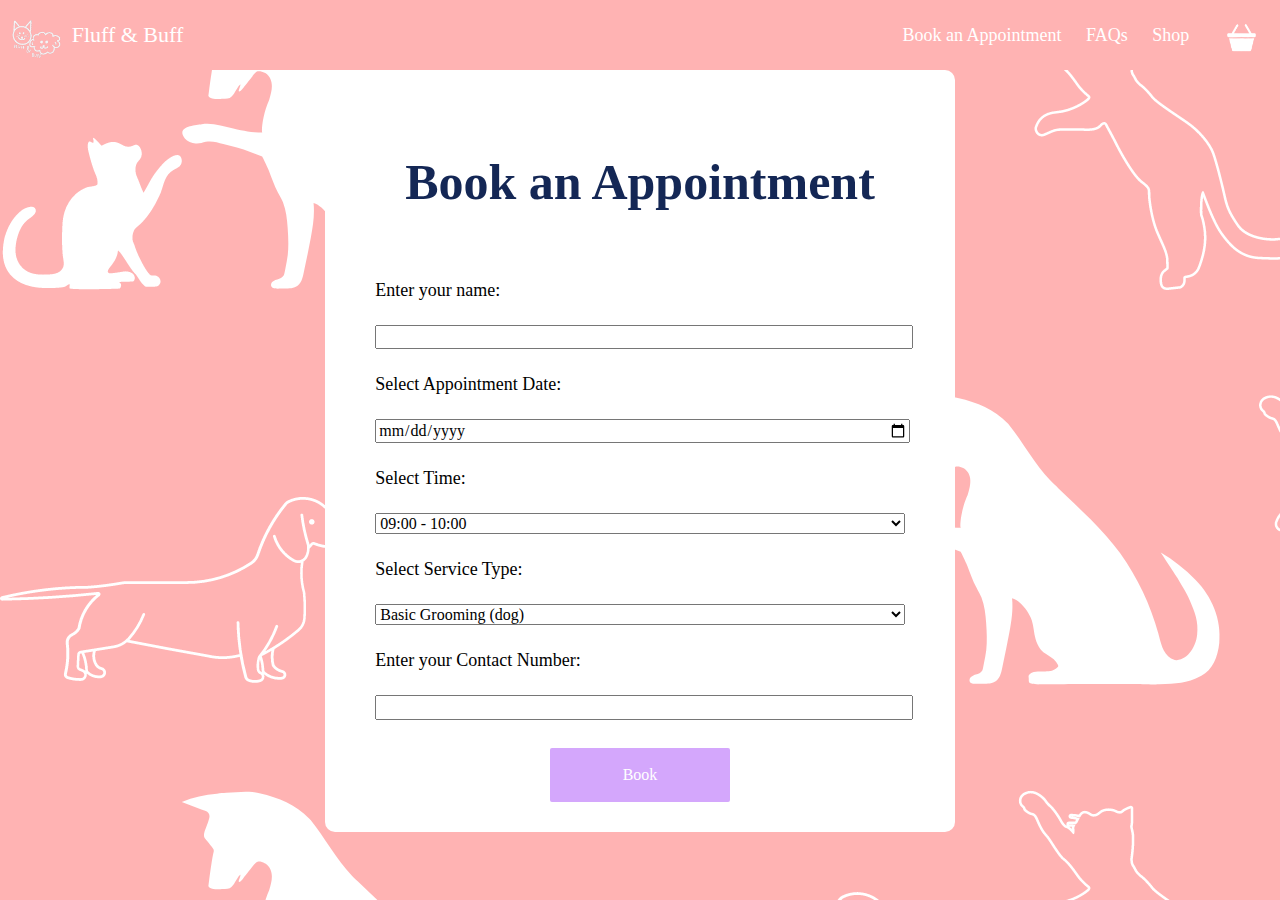
<file: booking.html>
<!DOCTYPE html>
<html lang="en">
<head>
    <meta charset="UTF-8">
    <meta http-equiv="X-UA-Compatible" content="IE=edge">
    <meta name="viewport" content="width=device-width, initial-scale=1.0">
    <title>Booking</title>
    <link rel="icon" type="image/png" href="./Images/pet-care.png">

    <link rel="stylesheet" href="stylesheet.css">
    <link rel="stylesheet" href="https://cdnjs.cloudflare.com/ajax/libs/font-awesome/5.15.3/css/all.min.css">
    <link href='https://fonts.googleapis.com/css?family=PlayfairDisplay' rel='stylesheet'>
</head>
<body class="sharpPinkBg">
    <div class="nav">
        <input type="checkbox" id="nav-check">
        <div class="nav-header">
          <div class="nav-title">
            <a href="index.html" class="active logo-box LogoContainer">
              <img src="Images/Logo.PNG" alt="Logo" id="Logo">
              <span id="LogoName">Fluff & Buff</span>
            </a>
          </div>
        </div>
        <div class="nav-btn">
          <label for="nav-check">
            <span></span>
            <span></span>
            <span></span>
          </label>
        </div>
    
        <div class="nav-links">
    
          <a href="booking.html">Book an Appointment</a>
          <a href="FAQs.html">FAQs</a>
          <a href="shop.html">Shop</a>
          <a href="checkout.html" class="LogoContainer">
            <img src="Images/shoppingcart.PNG" alt="shoppingcart" class="shoppingCart">
          </a>
        </div>
      </div>

    <div class="centerContainer">
        <div class="whiteBg card">
            <h1 class="header">Book an Appointment</h1>
            <div style="font-family:Playfair Display">
                <label for="apptName" class="apptTextInput">Enter your name:</label>
                <input type="text" id="apptName" class="apptInput"><br>

                <label for="apptDate" class="apptTextInput">Select Appointment Date:</label>
                <input type="date" id="apptDate" class="apptInput">
                
                <label for="apptTime" class="apptTextInput">Select Time:</label>
                <select id="apptTime" class="apptInput">
                    <option value="0900 - 1000"> 
                        09:00 - 10:00
                    </option>
                    <option value="1000 - 1100">
                        10:00 - 11:00
                    </option>
                    <option value="1100 - 1200">
                        11:00 - 12:00
                    </option>
                    <option value="1200 - 1300">
                        12:00 - 13:00
                    </option>
                    <option value="1300 - 1400">
                        13:00 - 14:00
                    </option>
                    <option value="1400 - 1500">
                        14:00 - 15:00
                    </option>
                    <option value="1500 - 1600">
                        15:00 - 16:00
                    </option>
                    <option value="1600 - 1700">
                        16:00 - 17:00
                    </option>
                    <option value="1700 - 1800">
                        17:00 - 18:00
                    </option>
                    <option value="1800 - 1900">
                        18:00 - 19:00
                    </option>
                    <option value="1900 - 2000">
                        19:00 - 20:00
                    </option>
                    <option value="2000 - 2100">
                        20:00 - 21:00
                    </option>
                </select><br>

                <label for="apptType" class="apptTextInput">Select Service Type:</label>
                <select id="apptType" class="apptInput">
                    <option value="Basic Grooming"> 
                        Basic Grooming (dog)
                    </option>
                    <option value="Basic Grooming"> 
                        Basic Grooming (cat)
                    </option>
                    <option value="Full Grooming">
                        Full Grooming (dog)
                    </option>
                    <option value="Full Grooming">
                        Full Grooming (cat)
                    </option>
                    <option value="Spa">
                        Spa (dog)
                    </option>
                    <option value="Spa">
                        Spa (cat)
                    </option>
                </select><br>

                <label for="apptContactNum" class="apptTextInput">Enter your Contact Number:</label>
                <input type="text" id="apptContactNum" class="apptInput"><br><br>

                <div class="buttonContainer">
                    <button type="button" onclick="showSuccessMessage()" style="width:180px">Book</button>
                </div>
                <script>
                    function showSuccessMessage() {
                      alert("Booking is confirmed!");
                    }
                
                </script>
            </div>
        </div>
    </div>

    
</body>
</html>
</file>
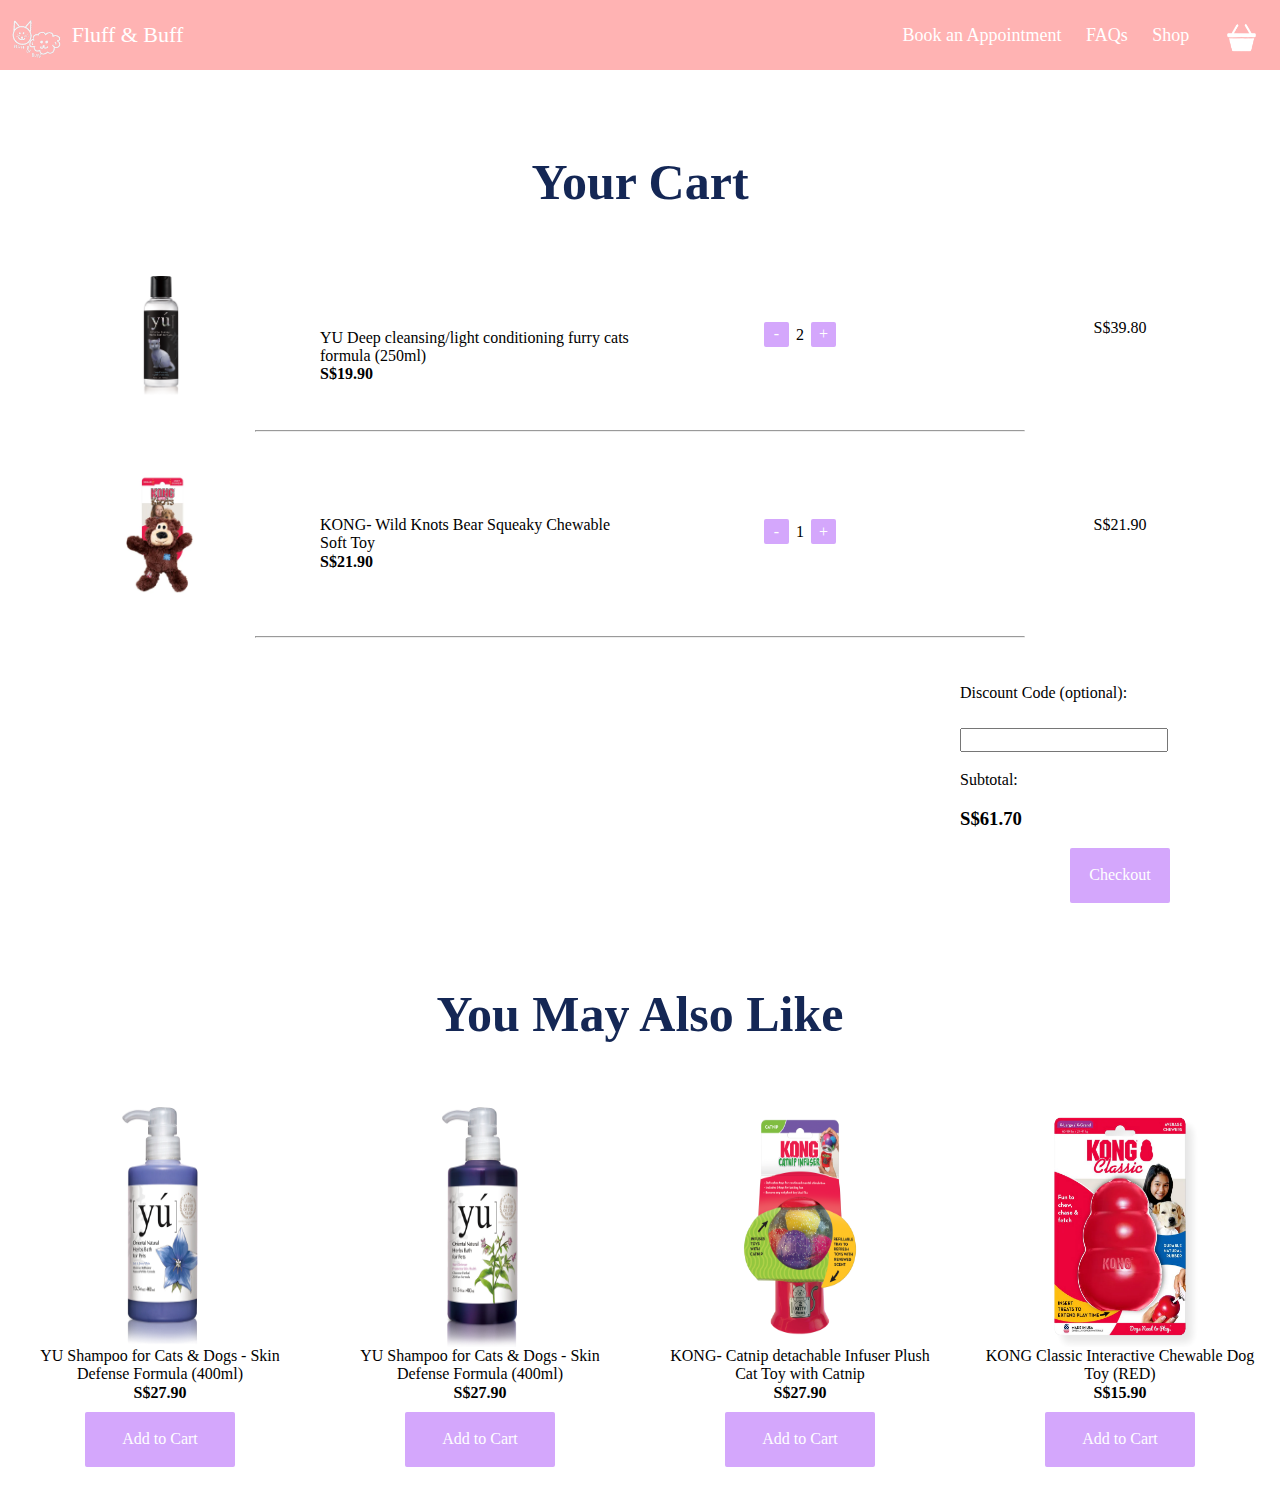
<file: checkout.html>
<!DOCTYPE html>
<html lang="en">
<head>
    <meta charset="UTF-8">
    <meta http-equiv="X-UA-Compatible" content="IE=edge">
    <meta name="viewport" content="width=device-width, initial-scale=1.0">

    <title>Cart</title>
    <link rel="icon" type="image/png" href="./Images/pet-care.png">

    <link rel="stylesheet" href="stylesheet.css">
    <link rel="stylesheet" href="https://cdnjs.cloudflare.com/ajax/libs/font-awesome/5.15.3/css/all.min.css">
    <link href='https://fonts.googleapis.com/css?family=PlayfairDisplay' rel='stylesheet'>
</head>
<body>
    <div class="nav">
        <input type="checkbox" id="nav-check">
        <div class="nav-header">
          <div class="nav-title">
            <a href="index.html" class="active logo-box LogoContainer">
              <img src="Images/Logo.PNG" alt="Logo" id="Logo">
              <span id="LogoName">Fluff & Buff</span>
            </a>
          </div>
        </div>
        <div class="nav-btn">
          <label for="nav-check">
            <span></span>
            <span></span>
            <span></span>
          </label>
        </div>
    
        <div class="nav-links">
    
          <a href="booking.html">Book an Appointment</a>
          <a href="FAQs.html">FAQs</a>
          <a href="shop.html">Shop</a>
          <a href="checkout.html" class="LogoContainer">
            <img src="Images/shoppingcart.PNG" alt="shoppingcart" class="shoppingCart">
          </a>
        </div>
      </div>

      <h1 class="header">
        Your Cart
      </h1>

      <div class="cartRow">
        <div class="cartCol">
            <div class="cartContainer">
                <img src="./Images/shampoo3.jpg" alt="Shampoo Image" class="cartPic">
            </div>
        </div>
        <div class="cartCol cartContainer">
            <div style="padding-top: 10px;">
              YU Deep cleansing/light conditioning furry cats formula (250ml) <br>
                <b>S$19.90</b>
            </div>
        </div>
        <div class="cartCol cartContainer">
            <div>
                <span>
                    <button type="button" class="cartButton">-</button>
                </span>
                <span>2</span>
                <button type="button" class="cartButton">+</button>
            </div>
        </div>
        <div class="cartCol cartContainer">
            S$39.80
        </div>
      </div>
      <hr class="lineDivider">

      <div class="cartRow">
        <div class="cartCol">
            <div class="cartContainer">
                <img src="./Images/toy3.jpg" alt="Shampoo Image" class="cartPic" style="width: 40%;">
            </div>
        </div>
        <div class="cartCol cartContainer">
            <div>
              KONG- Wild Knots Bear Squeaky Chewable Soft Toy <br>
                <b>S$21.90</b>
            </div>
        </div>
        <div class="cartCol cartContainer">
            <div>
                <span>
                    <button type="button" class="cartButton">-</button>
                </span>
                <span>1</span>
                <button type="button" class="cartButton">+</button>
            </div>
        </div>
        <div class="cartCol cartContainer">
            S$21.90
        </div>
      </div>

      <hr class="lineDivider">

      <div class="checkoutRow">
        <div class="checkoutBigCol">
          &nbsp;
        </div>
        <div class="checkoutSmallCol">
          <div>
            <label for="discountCode">Discount Code (optional):</label><br>
            <input type="text" id="discountCode"><br><br>
            Subtotal:<br>
            <h3>S$61.70</h3>
            <div class="centerContainer">
              <button type="button" id="checkoutBtn" style="width:100px; margin:0px;">Checkout</button>
            </div>
          </div>
        </div>
      </div>

      <h1 class="header">You May Also Like</h1>

      <div class="fourRow">
        <div class="fourCol centerContainer">
          <div class="whiteBg itemCard">
            <div class="centerContainer">
              <img class="itemPic" alt="Item Picture" src="./Images/shampoo7.jpg">
            </div>
            <p class="itemText">
                YU Shampoo for Cats & Dogs - Skin Defense Formula (400ml) <br>
                <b>S$27.90</b>
            </p>
            <div class="centerContainer">
              <button type="button" style="width:150px">Add to Cart</button>
            </div>
          </div>
        </div>
        <div class="fourCol centerContainer">
          <div class="whiteBg itemCard">
            <div class="centerContainer">
              <img class="itemPic" alt="Item Picture" src="./Images/shampoo1.jpg">
            </div>
            <p class="itemText">
                YU Shampoo for Cats & Dogs - Skin Defense Formula (400ml) <br>
                <b>S$27.90</b>
            </p>
            <div class="centerContainer">
              <button type="button" style="width:150px">Add to Cart</button>
            </div>
          </div>
        </div>
        <div class="fourCol centerContainer">
          <div class="whiteBg itemCard">
            <div class="centerContainer">
              <img class="itemPic" alt="Item Picture" src="./Images/toy7.jpg" style="width: 70%">
            </div>
            <p class="itemText">
                KONG- Catnip detachable Infuser Plush Cat Toy with Catnip <br>
                <b>S$27.90</b>
            </p>
            <div class="centerContainer">
              <button type="button" style="width:150px">Add to Cart</button>
            </div>
          </div>
        </div>
        <div class="fourCol centerContainer">
          <div class="whiteBg itemCard">
            <div class="centerContainer">
              <img class="itemPic" alt="Item Picture" src="./Images/toy1.jpg" style="width: 80%">
            </div>
            <p class="itemText">
              KONG Classic Interactive Chewable Dog Toy (RED)<br>
                <b>S$15.90</b>
            </p>
            <div class="centerContainer">
              <button type="button" style="width:150px">Add to Cart</button>
            </div>
          </div>
        </div>
      </div>
</body>
</html>
</file>
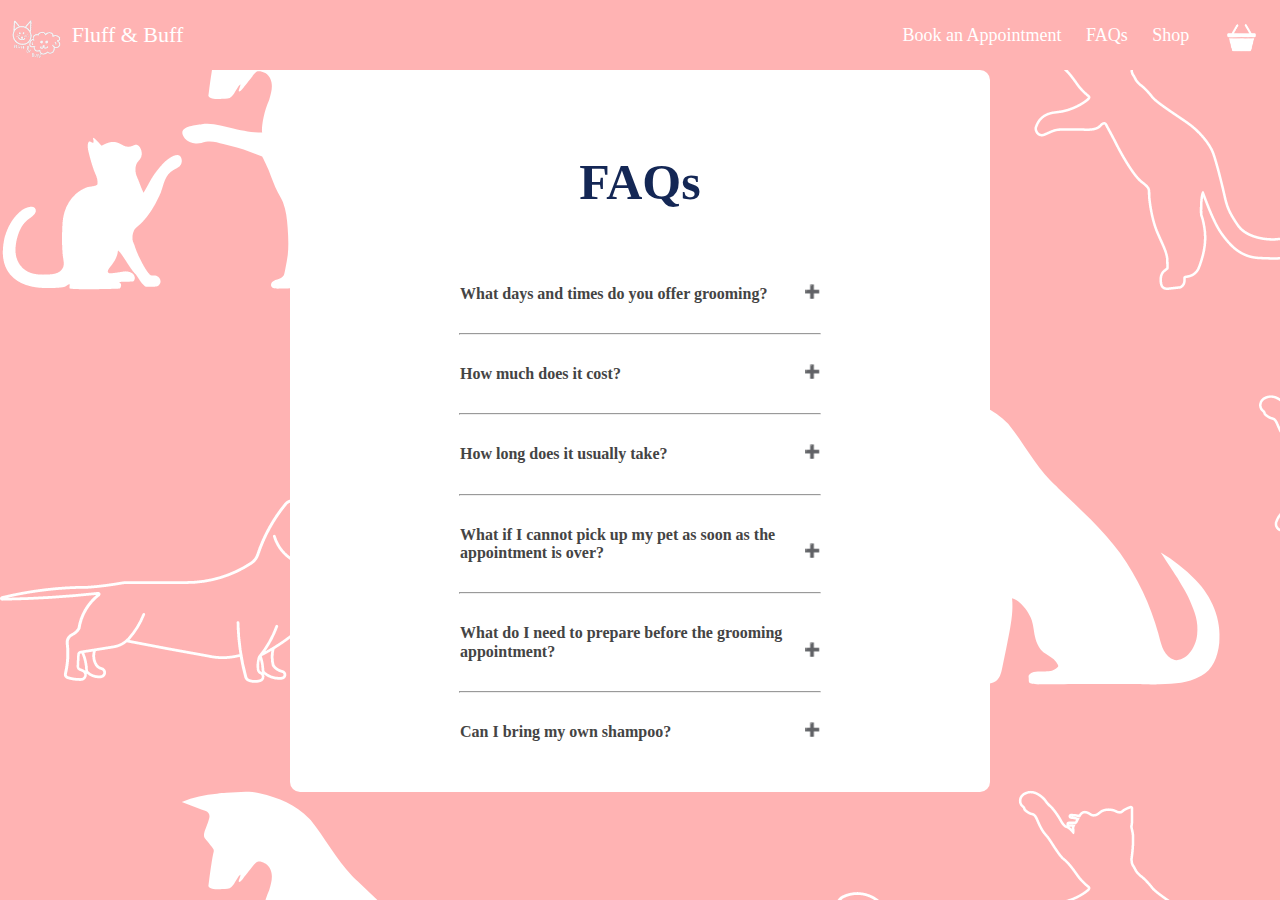
<file: FAQs.html>
<!DOCTYPE html>
<html lang="en">
<head>
    <meta charset="UTF-8">
    <meta http-equiv="X-UA-Compatible" content="IE=edge">
    <meta name="viewport" content="width=device-width, initial-scale=1.0">
    <title>FAQs</title>
    <link rel="icon" type="image/png" href="./Images/pet-care.png">

    <link rel="stylesheet" href="stylesheet.css">
    <link rel="stylesheet" href="https://cdnjs.cloudflare.com/ajax/libs/font-awesome/5.15.3/css/all.min.css">
    <link href='https://fonts.googleapis.com/css?family=PlayfairDisplay' rel='stylesheet'>
</head>
<body class="sharpPinkBg">
    <div class="nav">
        <input type="checkbox" id="nav-check">
        <div class="nav-header">
          <div class="nav-title">
            <a href="index.html" class="active logo-box LogoContainer">
              <img src="Images/Logo.PNG" alt="Logo" id="Logo">
              <span id="LogoName">Fluff & Buff</span>
            </a>
          </div>
        </div>
        <div class="nav-btn">
          <label for="nav-check">
            <span></span>
            <span></span>
            <span></span>
          </label>
        </div>
    
        <div class="nav-links">
    
          <a href="booking.html">Book an Appointment</a>
          <a href="FAQs.html">FAQs</a>
          <a href="shop.html">Shop</a>
          <a href="checkout.html" class="LogoContainer">
            <img src="Images/shoppingcart.PNG" alt="shoppingcart" class="shoppingCart">
          </a>
        </div>
      </div>
    
    <main>
        <div class="centerContainer">
            <div class="whiteBg card" style= "width:600px; height:100%;">
                <h1 class="header">FAQs</h1>
            <div class="faqOne">
                <!-- question1 -->
                <h1 class="faqPage" style="font-family:Playfair Display; font-size: medium;">What days and times do you offer grooming?</h1>
                <!-- answer1 -->
                <div class="faqBody">
                    <p>
                        We offer grooming everday of the week. We typically start booking at 9:00 AM with our last appointment of the day at 9:00 PM. 
                        If you have special requests that do not fall within these times, please let us know and we will make every effort to accommodate you. 
                    </p>
                </div>
            </div>
            <hr class="lineDivider">
            <div class="faqTwo">
                <!-- question2 -->
                <h1 class="faqPage" style="font-family:Playfair Display; font-size: medium;">How much does it cost?</h1>
                <!-- answer2 -->
                <div class="faqBody">
                    <p>
                        All fees are based on size, behavior, condition and health of coat, length and density of coat, 
                        and length of time between visits.
                    </p>
                </div>
            </div>
            <hr class="lineDivider">
            <div class="faqThree">
                <!-- question3 -->
                <h1 class="faqPage" style="font-family:Playfair Display; font-size: medium;">How long does it usually take?</h1>
                <!-- answer3 -->
                <div class="faqBody">
                    <p>
                        Bath with no trim is around 1 ½  to 2 hours.
                        Your groomer will give you a call prior to or after your pet is finished.
                        If you need your pet groomed in less time, please let us know when making your appointment and 
                        we will do our best to accommodate your request.
                    </p>
                </div>
            </div>
            <hr class="lineDivider">
            <div class="faqFour">
                <!-- question4 -->
                <h1 class="faqPage" style="font-family:Playfair Display; font-size: medium;">What if I cannot pick up my pet as soon as the appointment is over?</h1>
                <!-- answer4 -->
                <div class="faqBody">
                    <p>
                        To minimize the stress on your pet, we prefer they be picked up as soon after they are finished.
                    </p>
                </div>
            </div>
            <hr class="lineDivider">
            <div class="faqFive">
                <!-- question4 -->
                <h1 class="faqPage" style="font-family:Playfair Display; font-size: medium;">What do I need to prepare before the grooming appointment?</h1>
                <!-- answer4 -->
                <div class="faqBody">
                    <p>
                        We just need the pets and the owner to be present. We will take care of all the rest 
                        such as the grooming equipment needed for grooming etc.
                    </p>
                </div>
            </div>
            <hr class="lineDivider">
            <div class="faqSix">
                <!-- question4 -->
                <h1 class="faqPage" style="font-family:Playfair Display; font-size: medium;">Can I bring my own shampoo?</h1>
                <!-- answer4 -->
                <div class="faqBody">
                    <p>
                        Absolutely, although our top-rated product line is designed to promote a healthy coat and skin.
                    </p>
                </div>
            </div>
            </div>
        </div>
    </main>

    <script>
        var faq = document.getElementsByClassName("faqPage");
        var i;
        for (i = 0; i < faq.length; i++) {
            faq[i].addEventListener("click", function () {
                this.classList.toggle("active");
                var body = this.nextElementSibling;
                if (body.style.display === "block") {
                    body.style.display = "none";
                } else {
                    body.style.display = "block";
                }
            });
        }
    </script>
</file>
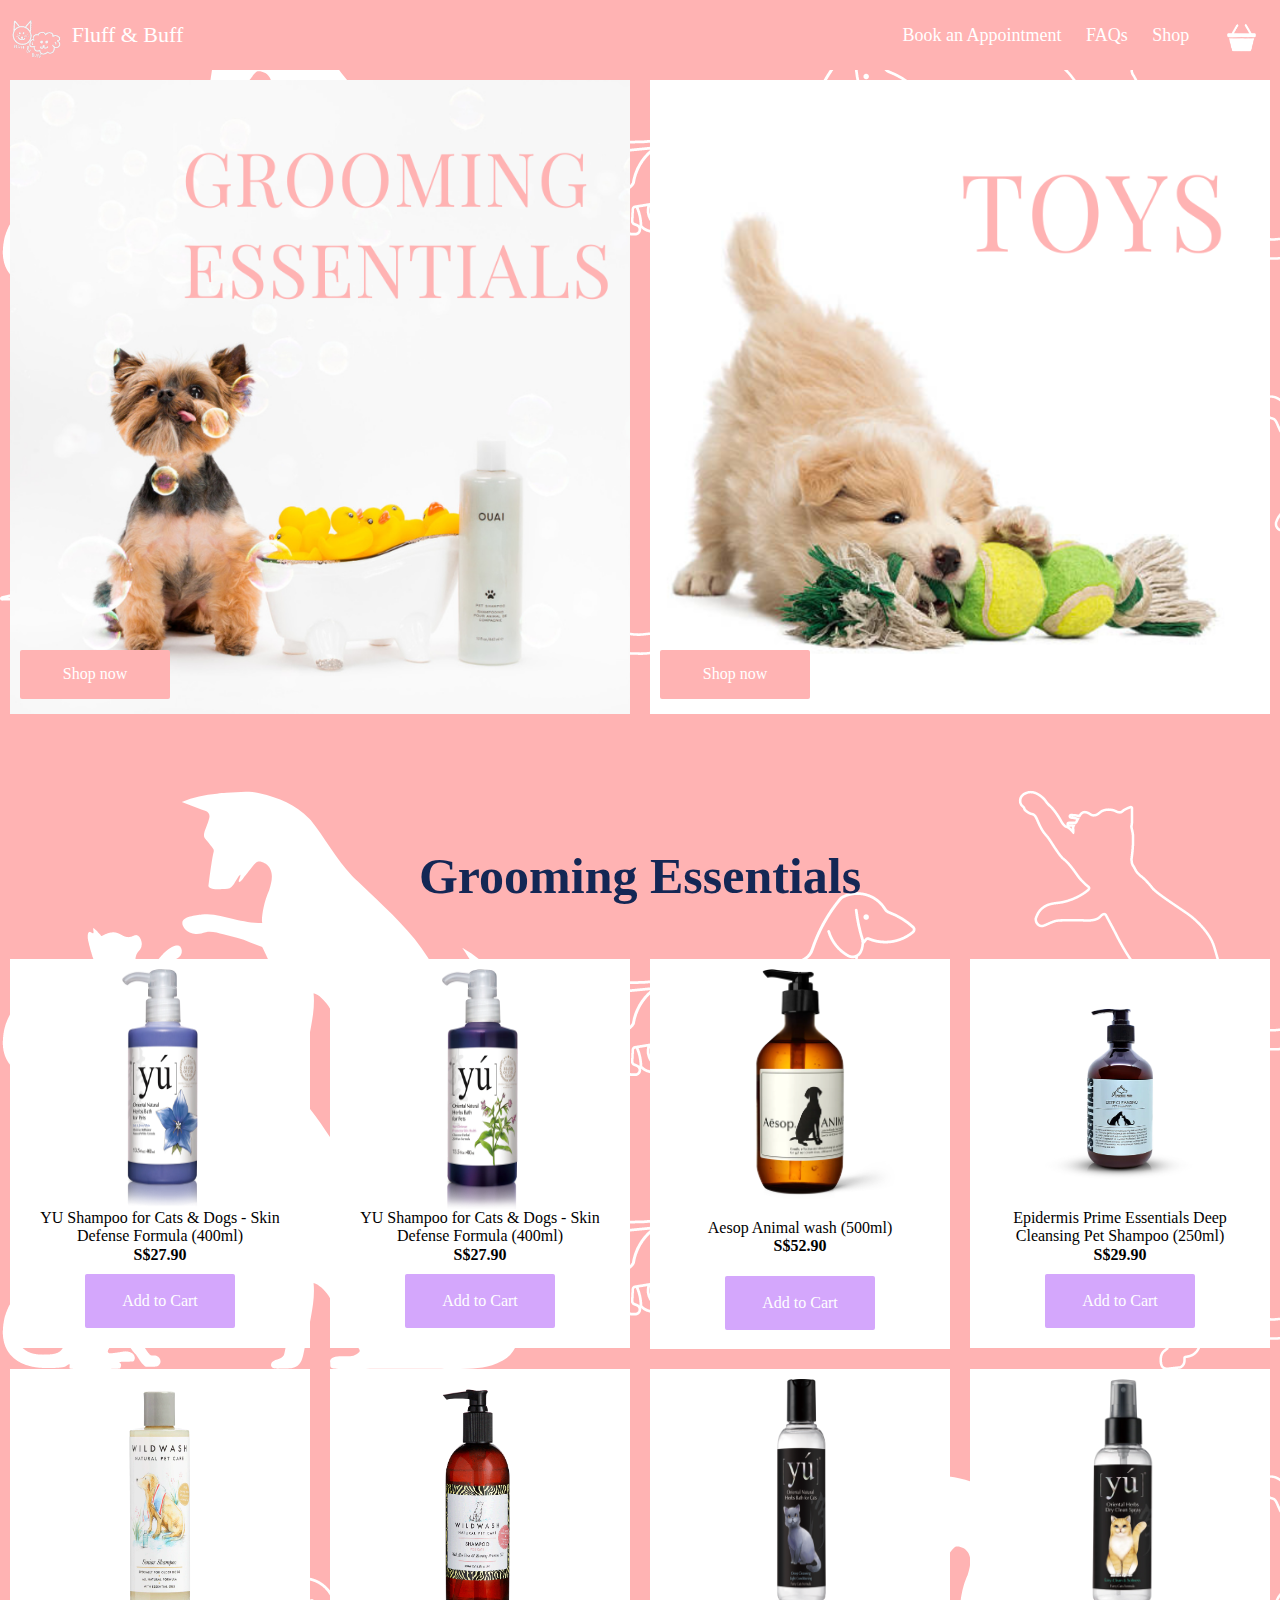
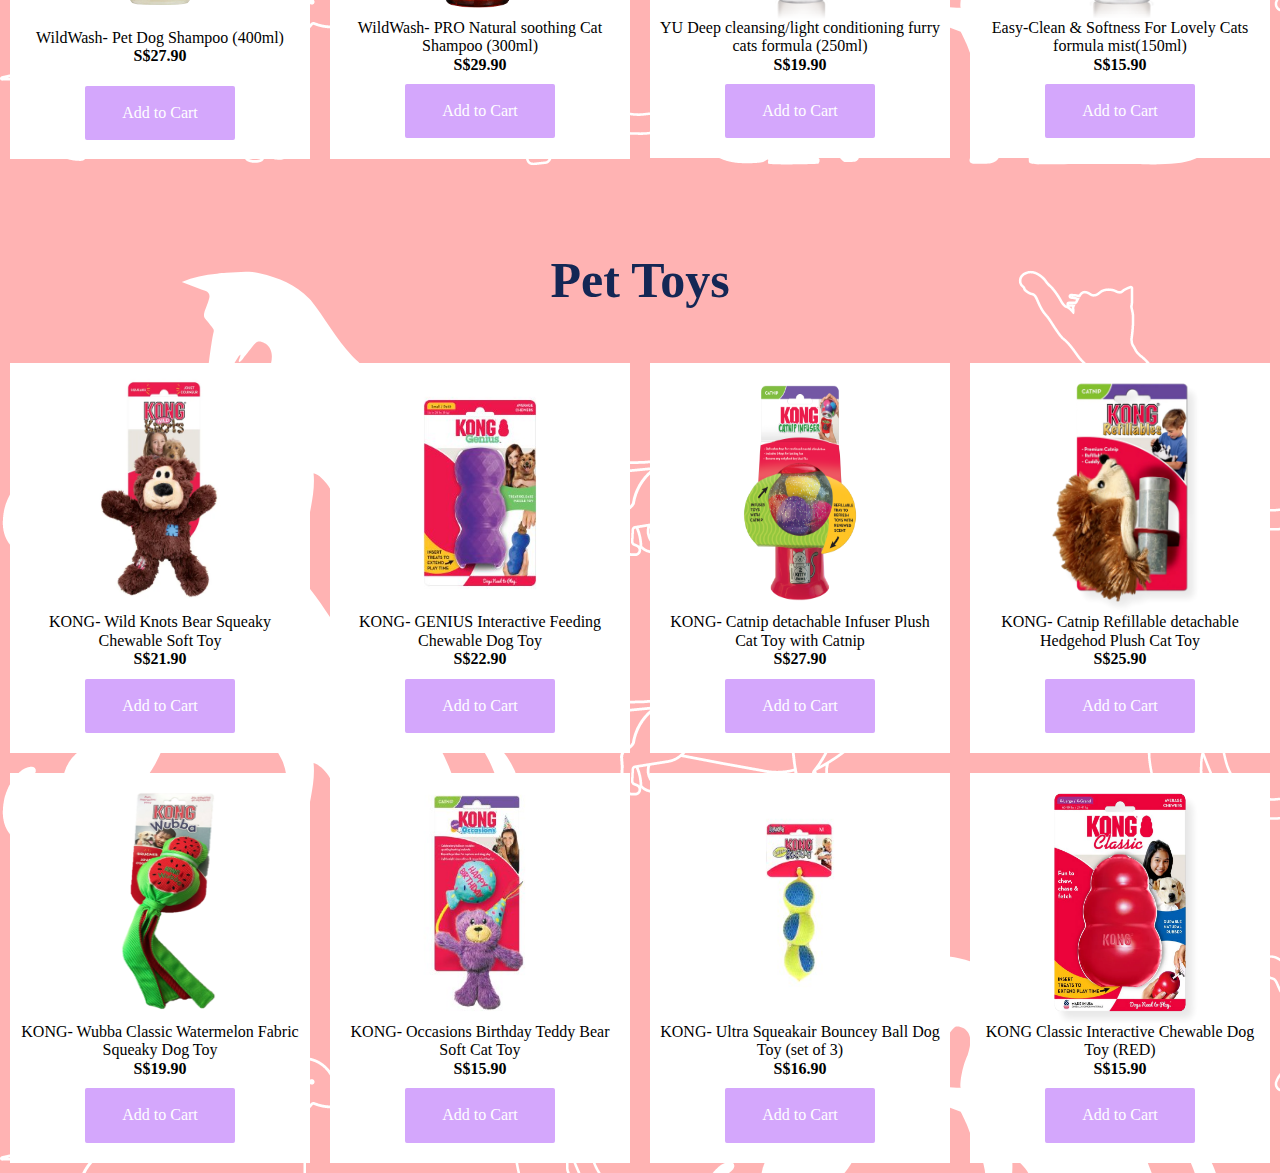
<file: shop.html>
<!DOCTYPE html>
<html lang="en">
<head>
    <meta charset="UTF-8">
    <meta http-equiv="X-UA-Compatible" content="IE=edge">
    <meta name="viewport" content="width=device-width, initial-scale=1.0">
    <title>Shop</title>
    <link rel="icon" type="image/png" href="./Images/pet-care.png">

    <link rel="stylesheet" href="stylesheet.css">
    <link rel="stylesheet" href="https://cdnjs.cloudflare.com/ajax/libs/font-awesome/5.15.3/css/all.min.css">
    <link href='https://fonts.googleapis.com/css?family=PlayfairDisplay' rel='stylesheet'>
</head>
<body class="sharpPinkBg">
    <div class="nav">
        <input type="checkbox" id="nav-check">
        <div class="nav-header">
          <div class="nav-title">
            <a href="index.html" class="active logo-box LogoContainer">
              <img src="Images/Logo.PNG" alt="Logo" id="Logo">
              <span id="LogoName">Fluff & Buff</span>
            </a>
          </div>
        </div>
        <div class="nav-btn">
          <label for="nav-check">
            <span></span>
            <span></span>
            <span></span>
          </label>
        </div>
    
        <div class="nav-links">
    
          <a href="booking.html">Book an Appointment</a>
          <a href="FAQs.html">FAQs</a>
          <a href="shop.html">Shop</a>
          <a href="checkout.html" class="LogoContainer">
            <img src="Images/shoppingcart.PNG" alt="shoppingcart" class="shoppingCart">
          </a>
        </div>
      </div>

      <div class="twoCols">

        <div class="twoCol">
            <div class="shopContainer">
            <img src="Images/shop1.png" alt="Grooming essentials image" class="mainShoppic">
            <div class="shopButtonContainer">
              <button class="shopButton" type="button" style="width:150px; background-color: #ffb3b3; border: none" onclick="location.href='#groomingEssentials'">Shop now</button>
            </div>
            </div>
        </div>

        <div class="twoCol">
            <div class="shopContainer">
            <img src="Images/shop2.png" alt="Toys image" class="mainShoppic">
            <div class="shopButtonContainer">
              <button class="shopButton" type="button" style="width:150px; background-color: #ffb3b3; border: none" onclick="location.href='#toys'">Shop now</button>
            </div>
            </div>
        </div>
      </div>

      <h1 class="header" id="groomingEssentials">Grooming Essentials</h1>

      <div class="fourRow">
        <div class="fourCol centerContainer">
          <div class="whiteBg itemCard">
            <div class="centerContainer">
              <img class="itemPic" alt="Item Picture" src="./Images/shampoo7.jpg">
            </div>
            <p class="itemText">
                YU Shampoo for Cats & Dogs - Skin Defense Formula (400ml) <br>
                <b>S$27.90</b>
            </p>
            <div class="centerContainer">
              <button type="button" style="width:150px">Add to Cart</button>
            </div>
          </div>
        </div>
        <div class="fourCol centerContainer">
          <div class="whiteBg itemCard">
            <div class="centerContainer">
              <img class="itemPic" alt="Item Picture" src="./Images/shampoo1.jpg">
            </div>
            <p class="itemText">
                YU Shampoo for Cats & Dogs - Skin Defense Formula (400ml) <br>
                <b>S$27.90</b>
            </p>
            <div class="centerContainer">
              <button type="button" style="width:150px">Add to Cart</button>
            </div>
          </div>
        </div>
        <div class="fourCol centerContainer">
          <div class="whiteBg itemCard" style="width: 100%; height: 370px">
            <div class="centerContainer">
              <img class="itemPic" alt="Item Picture" src="./Images/shampoo2.jpg" style="width: 70%">
            </div>
            <p class="itemText" style="padding:10px">
                Aesop Animal wash (500ml) <br>
                <b>S$52.90</b>
            </p>
            <div class="centerContainer">
              <button type="button" style="width:150px">Add to Cart</button>
            </div>
          </div>
        </div>
        <div class="fourCol centerContainer">
          <div class="whiteBg itemCard">
            <div class="centerContainer">
              <img class="itemPic" alt="Item Picture" src="./Images/shampoo5.jpg" style="width: 70%">
            </div>
            <p class="itemText">
                Epidermis Prime Essentials Deep Cleansing Pet Shampoo (250ml)  <br>
                <b>S$29.90</b>
            </p>
            <div class="centerContainer">
              <button type="button" style="width:150px">Add to Cart</button>
            </div>
          </div>
        </div>
      </div>

      <div class="fourRow">
        <div class="fourCol centerContainer">
          <div class="whiteBg itemCard"  style="width: 100%; height: 370px">
            <div class="centerContainer">
              <img class="itemPic" alt="Item Picture" src="./Images/shampoo6.jpg" style="width: 80%">
            </div>
            <p class="itemText" style="padding: 10px;">
                WildWash- Pet Dog Shampoo (400ml) <br>
                <b>S$27.90</b>
            </p>
            <div class="centerContainer">
              <button type="button" style="width:150px">Add to Cart</button>
            </div>
          </div>
        </div>
        <div class="fourCol centerContainer">
            <div class="whiteBg itemCard" style="width: 100%; height: 370px">
              <div class="centerContainer">
                <img class="itemPic" alt="Item Picture" src="./Images/shampoo8.png" style="width: 80%">
              </div>
              <p class="itemText">
                WildWash- PRO Natural soothing Cat Shampoo (300ml) <br>
                  <b>S$29.90</b>
              </p>
              <div class="centerContainer">
                <button type="button" style="width:150px">Add to Cart</button>
              </div>
            </div>
          </div>
        <div class="fourCol centerContainer">
          <div class="whiteBg itemCard">
            <div class="centerContainer">
              <img class="itemPic" alt="Item Picture" src="./Images/shampoo3.jpg">
            </div>
            <p class="itemText">
                YU Deep cleansing/light conditioning furry cats formula (250ml)  <br>
                <b>S$19.90</b>
            </p>
            <div class="centerContainer">
              <button type="button" style="width:150px">Add to Cart</button>
            </div>
          </div>
        </div>
        <div class="fourCol centerContainer">
          <div class="whiteBg itemCard">
            <div class="centerContainer">
              <img class="itemPic" alt="Item Picture" src="./Images/shampoo4.jpg" style="width: 80%">
            </div>
            <p class="itemText">
                Easy-Clean & Softness For Lovely Cats formula mist(150ml)  <br>
                <b>S$15.90</b>
            </p>
            <div class="centerContainer">
              <button type="button" style="width:150px">Add to Cart</button>
            </div>
          </div>
        </div>
      </div>

      <h1 class="header" id="toys">Pet Toys</h1>

      <div class="fourRow">
        <div class="fourCol centerContainer">
          <div class="whiteBg itemCard">
            <div class="centerContainer"> 
              <img class="itemPic" alt="Item Picture" src="./Images/toy3.jpg" style="width: 80%">
            </div>
            <p class="itemText">
                KONG- Wild Knots Bear Squeaky Chewable Soft Toy <br>
                <b>S$21.90</b>
            </p>
            <div class="centerContainer">
              <button type="button" style="width:150px">Add to Cart</button>
            </div>
          </div>
        </div>
        <div class="fourCol centerContainer">
          <div class="whiteBg itemCard">
            <div class="centerContainer">
              <img class="itemPic" alt="Item Picture" src="./Images/toy4.jpg" style="width: 80%">
            </div>
            <p class="itemText">
                KONG- GENIUS Interactive Feeding Chewable Dog Toy <br>
                <b>S$22.90</b>
            </p>
            <div class="centerContainer">
              <button type="button" style="width:150px">Add to Cart</button>
            </div>
          </div>
        </div>
        <div class="fourCol centerContainer">
          <div class="whiteBg itemCard">
            <div class="centerContainer">
              <img class="itemPic" alt="Item Picture" src="./Images/toy7.jpg" style="width: 70%">
            </div>
            <p class="itemText">
                KONG- Catnip detachable Infuser Plush Cat Toy with Catnip <br>
                <b>S$27.90</b>
            </p>
            <div class="centerContainer">
              <button type="button" style="width:150px">Add to Cart</button>
            </div>
          </div>
        </div>
        <div class="fourCol centerContainer">
          <div class="whiteBg itemCard">
            <div class="centerContainer">
              <img class="itemPic" alt="Item Picture" src="./Images/toy6.jpg" style="width: 80%">
            </div>
            <p class="itemText">
                KONG- Catnip Refillable detachable Hedgehod Plush Cat Toy <br>
                <b>S$25.90</b>
            </p>
            <div class="centerContainer">
              <button type="button" style="width:150px">Add to Cart</button>
            </div>
          </div>
        </div>
        <div class="fourCol centerContainer">
            <div class="whiteBg itemCard">
              <div class="centerContainer">
                <img class="itemPic" alt="Item Picture" src="./Images/toy2.png" style="width: 80%">
              </div>
              <p class="itemText">
                KONG- Wubba Classic Watermelon Fabric Squeaky Dog Toy <br>
                  <b>S$19.90</b>
              </p>
              <div class="centerContainer">
                <button type="button" style="width:150px">Add to Cart</button>
              </div>
            </div>
          </div>
          <div class="fourCol centerContainer">
            <div class="whiteBg itemCard">
              <div class="centerContainer">
                <img class="itemPic" alt="Item Picture" src="./Images/toy8.jpg" style="width: 80%">
              </div>
              <p class="itemText">
                KONG- Occasions Birthday Teddy Bear Soft Cat Toy  <br>
                  <b>S$15.90</b>
              </p>
              <div class="centerContainer">
                <button type="button" style="width:150px">Add to Cart</button>
              </div>
            </div>
          </div>
          <div class="fourCol centerContainer">
            <div class="whiteBg itemCard">
              <div class="centerContainer">
                <img class="itemPic" alt="Item Picture" src="./Images/toy5.jpg" style="width: 80%">
              </div>
              <p class="itemText">
                  KONG- Ultra Squeakair Bouncey Ball Dog Toy (set of 3)<br>
                  <b>S$16.90</b>
              </p>
              <div class="centerContainer">
                <button type="button" style="width:150px">Add to Cart</button>
              </div>
            </div>
          </div>
          <div class="fourCol centerContainer">
            <div class="whiteBg itemCard">
              <div class="centerContainer">
                <img class="itemPic" alt="Item Picture" src="./Images/toy1.jpg" style="width: 80%">
              </div>
              <p class="itemText">
                KONG Classic Interactive Chewable Dog Toy (RED)<br>
                  <b>S$15.90</b>
              </p>
              <div class="centerContainer">
                <button type="button" style="width:150px">Add to Cart</button>
              </div>
            </div>
          </div>
      </div>

    </body>
</html>
</file>
<file: stylesheet.css>
/*! normalize.css v8.0.1 | MIT License | github.com/necolas/normalize.css */

/* Document
   ========================================================================== */

/**
 * 1. Correct the line height in all browsers.
 * 2. Prevent adjustments of font size after orientation changes in iOS.
 */

html {
  line-height: 1.15; /* 1 */
  -webkit-text-size-adjust: 100%; /* 2 */
}

/* Sections
   ========================================================================== */

/**
 * Remove the margin in all browsers.
 */

body {
  margin: 0;
}

/**
 * Render the `main` element consistently in IE.
 */

main {
  display: block;
}

/**
 * Correct the font size and margin on `h1` elements within `section` and
 * `article` contexts in Chrome, Firefox, and Safari.
 */

h1 {
  font-size: 2em;
  margin: 0.67em 0;
}

/* Grouping content
   ========================================================================== */

/**
 * 1. Add the correct box sizing in Firefox.
 * 2. Show the overflow in Edge and IE.
 */

hr {
  box-sizing: content-box; /* 1 */
  height: 0; /* 1 */
  overflow: visible; /* 2 */
}

/**
 * 1. Correct the inheritance and scaling of font size in all browsers.
 * 2. Correct the odd `em` font sizing in all browsers.
 */

pre {
  font-family: monospace, monospace; /* 1 */
  font-size: 1em; /* 2 */
}

/* Text-level semantics
   ========================================================================== */

/**
 * Remove the gray background on active links in IE 10.
 */

a {
  background-color: transparent;
}

/**
 * 1. Remove the bottom border in Chrome 57-
 * 2. Add the correct text decoration in Chrome, Edge, IE, Opera, and Safari.
 */

abbr[title] {
  border-bottom: none; /* 1 */
  text-decoration: underline; /* 2 */
  text-decoration: underline dotted; /* 2 */
}

/**
 * Add the correct font weight in Chrome, Edge, and Safari.
 */

b,
strong {
  font-weight: bolder;
}

/**
 * 1. Correct the inheritance and scaling of font size in all browsers.
 * 2. Correct the odd `em` font sizing in all browsers.
 */

code,
kbd,
samp {
  font-family: monospace, monospace; /* 1 */
  font-size: 1em; /* 2 */
}

/**
 * Add the correct font size in all browsers.
 */

small {
  font-size: 80%;
}

/**
 * Prevent `sub` and `sup` elements from affecting the line height in
 * all browsers.
 */

sub,
sup {
  font-size: 75%;
  line-height: 0;
  position: relative;
  vertical-align: baseline;
}

sub {
  bottom: -0.25em;
}

sup {
  top: -0.5em;
}

/* Embedded content
   ========================================================================== */

/**
 * Remove the border on images inside links in IE 10.
 */

img {
  border-style: none;
}

/* Forms
   ========================================================================== */

/**
 * 1. Change the font styles in all browsers.
 * 2. Remove the margin in Firefox and Safari.
 */

button,
input,
optgroup,
select,
textarea {
  font-family: inherit; /* 1 */
  font-size: 100%; /* 1 */
  line-height: 1.15; /* 1 */
  margin: 0; /* 2 */
}

/**
 * Show the overflow in IE.
 * 1. Show the overflow in Edge.
 */

button,
input {
  /* 1 */
  overflow: visible;
}

/**
 * Remove the inheritance of text transform in Edge, Firefox, and IE.
 * 1. Remove the inheritance of text transform in Firefox.
 */

button,
select {
  /* 1 */
  text-transform: none;
}

/**
 * Correct the inability to style clickable types in iOS and Safari.
 */

button,
[type="button"],
[type="reset"],
[type="submit"] {
  -webkit-appearance: button;
}

/**
 * Remove the inner border and padding in Firefox.
 */

button::-moz-focus-inner,
[type="button"]::-moz-focus-inner,
[type="reset"]::-moz-focus-inner,
[type="submit"]::-moz-focus-inner {
  border-style: none;
  padding: 0;
}

/**
 * Restore the focus styles unset by the previous rule.
 */

button:-moz-focusring,
[type="button"]:-moz-focusring,
[type="reset"]:-moz-focusring,
[type="submit"]:-moz-focusring {
  outline: 1px dotted ButtonText;
}

/**
 * Correct the padding in Firefox.
 */

fieldset {
  padding: 0.35em 0.75em 0.625em;
}

/**
 * 1. Correct the text wrapping in Edge and IE.
 * 2. Correct the color inheritance from `fieldset` elements in IE.
 * 3. Remove the padding so developers are not caught out when they zero out
 *    `fieldset` elements in all browsers.
 */

legend {
  box-sizing: border-box; /* 1 */
  color: inherit; /* 2 */
  display: table; /* 1 */
  max-width: 100%; /* 1 */
  padding: 0; /* 3 */
  white-space: normal; /* 1 */
}

/**
 * Add the correct vertical alignment in Chrome, Firefox, and Opera.
 */

progress {
  vertical-align: baseline;
}

/**
 * Remove the default vertical scrollbar in IE 10+.
 */

textarea {
  overflow: auto;
}

/**
 * 1. Add the correct box sizing in IE 10.
 * 2. Remove the padding in IE 10.
 */

[type="checkbox"],
[type="radio"] {
  box-sizing: border-box; /* 1 */
  padding: 0; /* 2 */
}

/**
 * Correct the cursor style of increment and decrement buttons in Chrome.
 */

[type="number"]::-webkit-inner-spin-button,
[type="number"]::-webkit-outer-spin-button {
  height: auto;
}

/**
 * 1. Correct the odd appearance in Chrome and Safari.
 * 2. Correct the outline style in Safari.
 */

[type="search"] {
  -webkit-appearance: textfield; /* 1 */
  outline-offset: -2px; /* 2 */
}

/**
 * Remove the inner padding in Chrome and Safari on macOS.
 */

[type="search"]::-webkit-search-decoration {
  -webkit-appearance: none;
}

/**
 * 1. Correct the inability to style clickable types in iOS and Safari.
 * 2. Change font properties to `inherit` in Safari.
 */

::-webkit-file-upload-button {
  -webkit-appearance: button; /* 1 */
  font: inherit; /* 2 */
}

/* Interactive
   ========================================================================== */

/*
 * Add the correct display in Edge, IE 10+, and Firefox.
 */

details {
  display: block;
}

/*
 * Add the correct display in all browsers.
 */

summary {
  display: list-item;
}

/* Misc
   ========================================================================== */

/**
 * Add the correct display in IE 10+.
 */

template {
  display: none;
}

/**
 * Add the correct display in IE 10.
 */

[hidden] {
  display: none;
}

/* normalize end */

/* nav bar */
.nav {
  height: 70px;
  width: 100%;
  background-color: #ffb3b3;
  position: -webkit-sticky;
  position: sticky;
  top: 0;
  z-index: 1;
}

.nav > .nav-header {
  display: inline;
}

.nav > .nav-header > .nav-title {
  display: inline-block;
  font-size: 22px;
  color: white;
  padding: 0px 10px 0px 10px;
}

.nav > .nav-btn {
  display: none;
}

.nav > .nav-links {
  display: inline;
  float: right;
  font-size: 18px;
}

.nav > .nav-links > a {
  display: inline-block;
  padding: 0px 10px 0px 10px;
  text-decoration: none;
  color: white;
}

.nav > .nav-links > a:hover {
  background-color: #ff9b9b;
}

.nav > #nav-check {
  display: none;
}

@media (max-width: 600px) {
  .nav > .nav-btn {
    display: inline-block;
    position: absolute;
    right: 0px;
    top: 0px;
  }
  .nav > .nav-btn > label {
    display: inline-block;
    width: 75px;
    height: 70px;
    display: flex;
    flex-direction: column;
    justify-content: center;
    align-items: center;
  }
  .nav > .nav-btn > label:hover,
  .nav #nav-check:checked ~ .nav-btn > label {
    background-color: #ff9b9b;
    height: 70px;
  }
  .nav > .nav-btn > label > span {
    display: block;
    width: 25px;
    height: 10px;
    border-top: 2px solid #eee;
  }
  .nav > .nav-links {
    position: absolute;
    display: block;
    width: 100%;
    background-color: #ff9b9b;
    height: auto;
    transition: all 0.3s ease-in;
    overflow-y: hidden;
    top: 70px;
    left: 0px;
  }
  .nav > .nav-links > a {
    display: block;
    width: 100%;
  }
  .nav > #nav-check:not(:checked) ~ .nav-links {
    height: 0px;
  }
  .nav > #nav-check:checked ~ .nav-links {
  }
}

a {
  box-shadow: inset 0 0 0 0 #ff9b9b;
  color: #ff9b9b;

  transition: color .45s ease-in-out, box-shadow .45s ease-in-out;
}
a:hover {
  color: white;
  box-shadow: inset 200px 0 0 0 #ff9b9b;
}

a {
  color: #ff9b9b;
  text-decoration: none;
}

.logo-box {
  display: flex;
  justify-content: center;
}

#Logo {
  height: 40px;
  padding-top: 20px;
}

#LogoName {
  margin-left: 10px;
  line-height: 70px;
  height: 70px;
  vertical-align: middle;
}

.LogoContainer {
  text-decoration: none;
  color: white;
}

.nav-title {
  max-height: 70px;
  line-height: 70px;
  white-space: nowrap;
  display: flex;
  align-items: center;
}

.shoppingCart {
  height: 40px;
  padding-right: 10px;
  vertical-align: middle;
  padding-left: 10px;
}

.nav-links {
  height: auto;
  line-height: 70px;
  white-space: nowrap;
  padding: 0px;
}

label {
  line-height: 70px;
  height: 70px;
  vertical-align: middle;
}

/* landing page */
#landingTopPart {
  width: 100%;
  display: flex;
  justify-content: center;
  align-items: center;
}

#topTitle {
  text-align: center;
}

#topPic {
  justify-content: center;
  display: flex;
}

#bgImage {
  height: 120vh;
  width: 100%;
  object-fit: cover;
  position: relative;
}

#landingTopContent {
  display: flex;
  justify-content: center;
  align-items: center;
  position: absolute;
  top: 50px;
  bottom: 0;
  right: 0;
  left: 0;
  padding-top: 300px;
}

#landingTopContent h1 {
  font-size: 70px;
  font-family: "Playfair Display";
  color: #142755;
}

#landingTopContent p {
  font-size: 20px;
  width: 70%;
  margin: auto;
  text-align: center;
  color: #142755;
}

.threeCols {
  display: flex;
}

.threeCol {
  flex: 1;
  padding: 10px;
}

@media (max-width: 768px) {
  /*breakpoint*/
  .threeCols {
    flex-direction: column;
  }
}

.servicepic {
  background-color: #ffb3b3;
  border-radius: 50%;
  padding: 50px;
  width: 25%;
}

.centerContainer {
  display: flex;
  justify-content: center;
}

.servicetext {
  text-align: center;
  width: 70%;
  font-family: "Playfair Display";
  font-weight: bold;
  font-size: 26px;
  color: #142755;
}

.buttonContainer {
  justify-content: center;
  display: flex;
}

button {
  background-color: #d4a7fc;
  color: white;
  padding: 15px;
  margin: 10px;
  width: 80px;
  display:inline-block;
  border:0.2em solid #d4a7fc;
  border-radius:0.12em;
  text-decoration:none;
  text-align:center;
  transition: all 0.2s;
}

button:hover{
  color:white;
  background-color:#d4a7fc;
  border:0.2em solid #CA99D4;
  }

  @media all and (max-width:30em){
  button{
  display:block;
  margin:0.4em auto;
  }
  }
  
.header {
  font-family:"Playfair Display";
  text-align: center;
  padding: 30px;
  padding-top: 50px;
  padding-bottom: 10px;
  font-size: 50px;
  color: #142755;
}

.reviewCard {
  margin: 30px;
  border-color: black;
}

.reviewPic {
  width: 100%;
}

.reviewStars {
  color: #ffb3b3;
  font-size: 20px;
}

.reviewtext {
  font-size: 16px;
  font-family: "Playfair Display";
}

body {
  padding: 0;
  margin: 0;
}

.sliderContainer {
  position: relative;
  overflow-x: hidden;
  height: 490px;
}

.sliderWidth {
  position: absolute;
  display: flex;
  align-items: start;
  justify-content: start;
  left: 0;
  top: 0;
  transition: 0.4s ease-in-out;
}

.overlayContainer {
  position: relative;
  width: 50%;
}

.homeShop {
  display: flex;
  justify-content: center;
  align-items: center;
  width: 200px;
  height: 450px;
  background-color: #ffb3b3;
  margin: 0 10px;
  color: #fff;
  text-align: center;
  opacity: 1;
  transition: 0.5s ease;
  backface-visibility: hidden;
}

.middle {
  transition: 0.5s ease;
  opacity: 0;
  position: absolute;
  top: 50%;
  left: 50%;
  transform: translate(-50%, -50%);
  -ms-transform: translate(-50%, -50%);
  text-align: center;
}

.overlayContainer:hover .homeShop {
  opacity: 1;
}

.overlayContainer:hover .middle {
  opacity: 1;
}

.btn:nth-child(2) {
  margin-left: -74px;
}

.shopCard {
  background-color: #ffb3b3;
  border: solid 2px #ffb3b3;
  border-radius: 20px;
  margin: 20px;
}

.shopPic {
  width: 25%;
}

.shopText {
  padding-left: 20px;
  padding-right: 20px;
  font-size: 20px;
  font-family: "Playfair Display";
}

.pinkBg {
  background-color: #ffb3b3;
  border-radius: 20px;
  margin: 5%;
  margin-top: 0%;
}

#footerLogo {
  width: 200px;
}

#footerLogoContainer {
  background-color: #ffb3b3;
  border-radius: 50%;
  padding: 50px;
}

.contactInput {
  width: 95%;
}

.contactLabel {
  font-family:"Playfair Display";
  font-weight: lighter;
}

.inputContainer {
  width: 90%;
}

.googleMap {
  margin-left: 10%;
}
/*faqs*/
#faqbackground {
  width: 100%;
}

.lineDivider{
width: 60%;
margin: auto;
}

.faqPage {
  color: #444;
  cursor: pointer;
  padding: 30px 20px;
  width: 60%;
  border: none;
  outline: none;
  transition: 0.4s;
  margin: auto;
}

.faqBody{
margin: auto;
 width: 50%; 
 
}

.faqBody {
  padding: 0 20px;
  background-color: white;
  display: none;
  overflow: hidden;
  font-family: "Playfair Display";
}

.faqPage:after {
  content: '\02795';
  font-size: 13px;
  color: #777;
  float: right;
  margin-left: 5px;
}

/*booking*/
.sharpPinkBg {
  background-image: url("Images/bookingbg.png");
  height: 100vh;
}

.whiteBg {
  background-color: white;
}

.apptInput {
  width: 100%;
}

.card {
  padding-left: 50px;
  padding-right: 50px;
  padding-bottom: 20px;
  border-radius: 10px;;
  height: 100%
}

.apptTextInput {
  font-size: 18px;
}

/* shop */
.twoCols {
  display: flex;
}

.twoCol {
  flex: 1;
  padding: 10px;
  margin-bottom: 40px;
}

@media (max-width: 768px) {
  .twoCols {
    flex-direction: column;
  }
}

.mainShoppic{
  width: 100%;
  height: 100%;
}

.shopContainer {
  position: relative;
  width: 100%;
  height: 100%;
  border: none;	
}

.shopNowbtn{
  position: relative;
  background-color: #d4a7fc;
  color: white;
  font-size: 16px;
  padding: 12px 24px;
  border: none;
  cursor: pointer;
  border-radius: 5px;
  text-align: center;
}

.fourCol {
  float: left;
  width: 25%;
  height: 100%;
  padding: 10px;
  box-sizing: border-box;
}

.fourRow:after {
  content: "";
  display: table;
  clear: both;
}

@media screen and (max-width: 900px) {
  .fourCol {
    width: 33.33333%;
  }
}

@media screen and (max-width: 600px) {
  .fourCol {
    width: 50%;
  }
}

.shopButtonContainer {
  position: relative;
  display: flex;
  justify-content: left;
  align-items: center;
  margin-bottom: 10px;
}

.shopButton {
  position: absolute;
  left: 0;
  bottom: 10px;
  z-index: 1;
}

.itemCard {
  padding: 10px;
}

.itemPic {
  width: 40%;
  height: 240px
}

.itemText {
  text-align: center;
  margin: 0%;
}

/*checkout*/
.cartCol {
  float: left;
  width: 25%;
  box-sizing: border-box;
}

.cartRow:after{
  content: "";
  display: table;
  clear: both;
}

.checkoutRow:after{
  content: "";
  display: table;
  clear: both;
}

.cartRow {
  margin-top: 20px;
  margin-bottom: 30px;
}

.cartContainer {
  display: flex;
  justify-content: center;
  align-items: center;
  padding-top: 5%;
}

.cartPic {
  width: 25%; 
  padding: 5px;
}

@media screen and (max-width: 600px) {
  .cartPic {
    width: 80%;
  }
}

.cartButton {
  height: 25px!important;
  width: 25px !important;
  text-align: center;
  line-height: 10px;
  vertical-align: center;
  margin:3px !important;
  padding: 4px;
}

.checkoutSmallCol {
  float: left;
  width: 25%;
  box-sizing: border-box;
  padding-top: 20px;
}
.checkoutBigCol {
  float: left;
  width: 75%;
  box-sizing: border-box;
}

.checkoutRow:after {
  content: "";
  display: table;
  clear: both;
}

@media screen and (max-width: 600px) {
  .checkoutBigCol {
    width:0%;
  }

  .checkoutSmallCol{
    width:100%;
    display: flex;
    justify-content: center;
  }
}

  input[type=text]:focus {
    border: 3px solid #ff9b9b;
    background-color: #FFDAE9;
    outline: none;
  }

  .zoom {
    transition: transform .2s;
    margin: 0 auto;
  }
  
  .zoom:hover {
    -ms-transform: scale(1.1); /* IE 9 */
    -webkit-transform: scale(1.1); /* Safari 3-8 */
    transform: scale(1.1); 
  }
</file>
